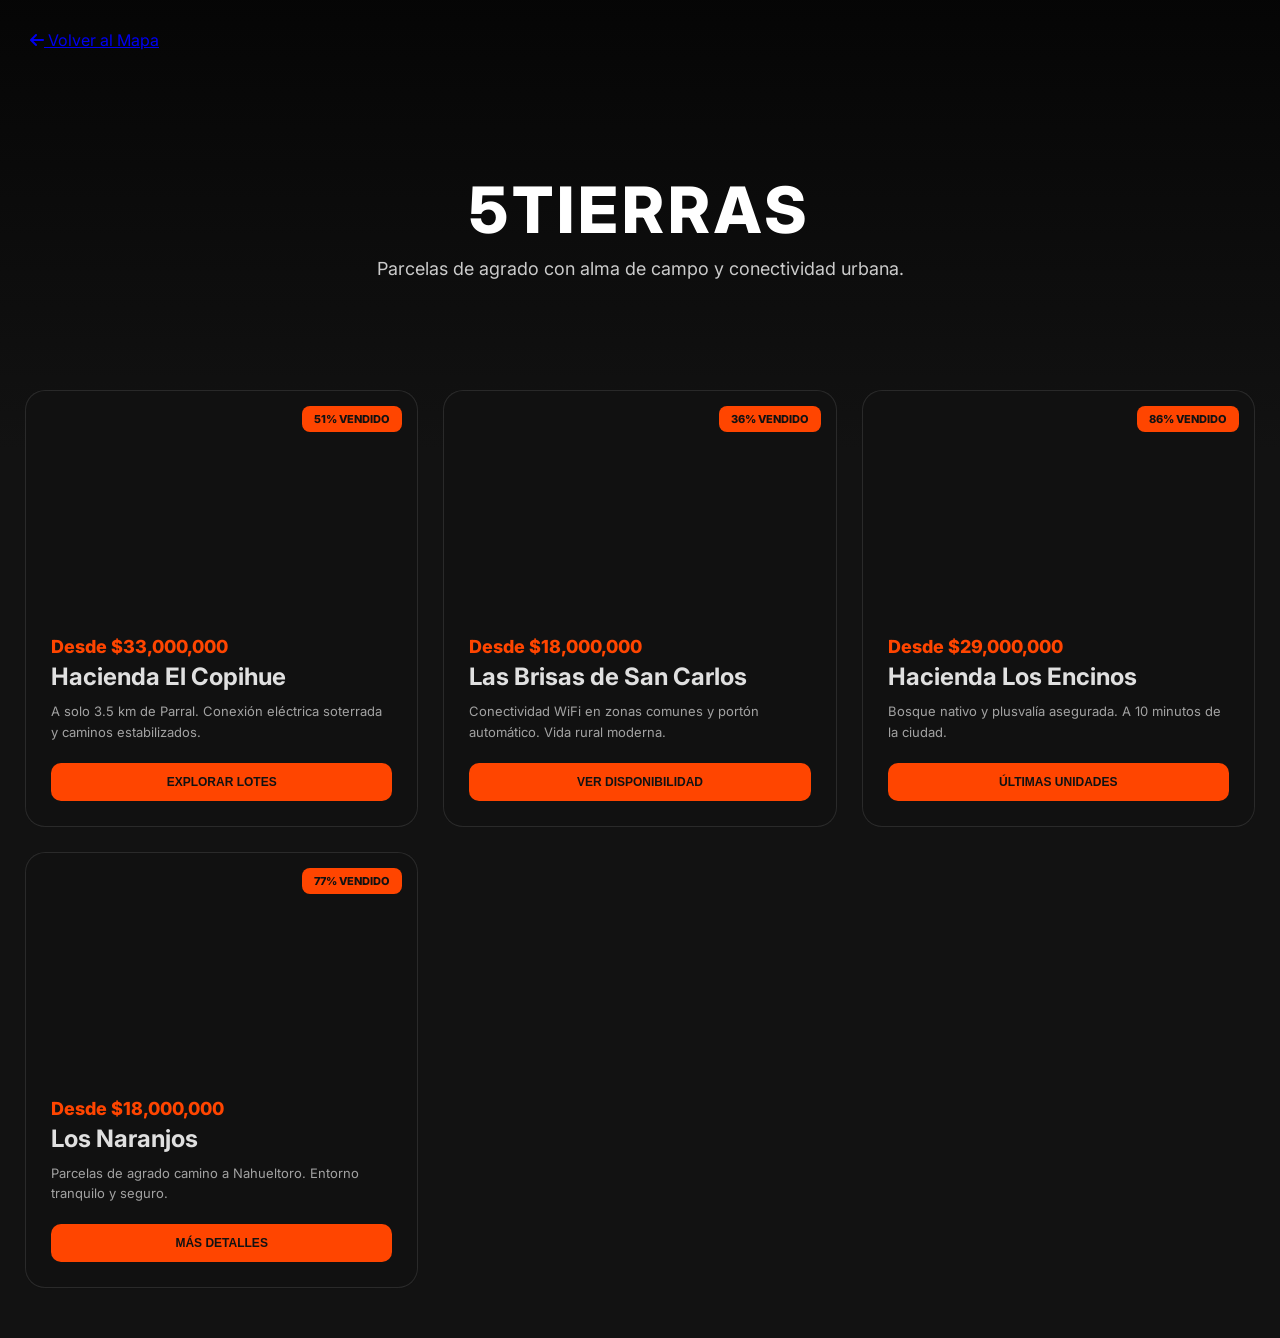
<file: clientes.html>
<!DOCTYPE html>
<html lang="es">

<head>
    <meta charset="UTF-8">
    <meta name="viewport" content="width=device-width, initial-scale=1.0">
    <title>5TIERRAS - Encuentra tu Parcela</title>
    <link href="https://fonts.googleapis.com/css2?family=Inter:wght@400;600;800&display=swap" rel="stylesheet">
    <link rel="stylesheet" href="https://cdnjs.cloudflare.com/ajax/libs/font-awesome/6.4.0/css/all.min.css">
    <link rel="stylesheet" href="index.css">
    <style>
        body {
            overflow-y: auto;
            padding-bottom: 50px;
        }

        .hero {
            height: 50vh;
            background: linear-gradient(rgba(0, 0, 0, 0.7), var(--dark)), url('https://images.unsplash.com/photo-1500382017468-9049fed747ef?ixlib=rb-4.0.3&auto=format&fit=crop&w=1600&q=80');
            background-size: cover;
            background-position: center;
            display: flex;
            flex-direction: column;
            justify-content: center;
            align-items: center;
            text-align: center;
            padding: 20px;
        }

        .hero h1 {
            font-size: clamp(32px, 8vw, 64px);
            font-weight: 800;
            margin-bottom: 10px;
            color: #fff;
            text-transform: uppercase;
            letter-spacing: 4px;
        }

        .catalog {
            max-width: 1300px;
            margin: -60px auto 0;
            display: grid;
            grid-template-columns: repeat(auto-fit, minmax(320px, 1fr));
            gap: 25px;
            padding: 0 25px;
        }

        .project-item {
            background: var(--glass);
            border-radius: 20px;
            overflow: hidden;
            border: 1px solid rgba(255, 255, 255, 0.1);
            backdrop-filter: blur(20px);
            transition: all 0.4s cubic-bezier(0.175, 0.885, 0.32, 1.275);
            display: flex;
            flex-direction: column;
        }

        .project-item:hover {
            transform: translateY(-12px);
            border-color: var(--primary);
            box-shadow: 0 20px 40px rgba(0, 0, 0, 0.4);
        }

        .project-img {
            height: 220px;
            background-size: cover;
            background-position: center;
            position: relative;
        }

        .project-img .status-tag {
            position: absolute;
            top: 15px;
            right: 15px;
            background: var(--primary);
            color: var(--dark);
            padding: 6px 12px;
            border-radius: 8px;
            font-size: 11px;
            font-weight: 800;
        }

        .project-info {
            padding: 25px;
            flex-grow: 1;
            display: flex;
            flex-direction: column;
        }

        .price-tag {
            color: var(--primary);
            font-weight: 800;
            font-size: 18px;
            margin-bottom: 5px;
        }

        .btn-action {
            background: var(--primary);
            color: var(--dark);
            border: none;
            padding: 12px;
            border-radius: 10px;
            cursor: pointer;
            font-weight: 800;
            width: 100%;
            margin-top: 20px;
            text-transform: uppercase;
            font-size: 12px;
            transition: 0.3s;
        }

        .btn-action:hover {
            filter: brightness(1.2);
            transform: scale(1.02);
        }

        @media (max-width: 768px) {
            .hero {
                height: 40vh;
            }

            .catalog {
                margin-top: -30px;
            }
        }
    </style>
</head>

<body>
    <div class="hero">
        <a href="index.html" class="back-btn" style="position: absolute; top: 30px; left: 30px;"><i
                class="fa-solid fa-arrow-left"></i> Volver al Mapa</a>
        <h1>5TIERRAS</h1>
        <p style="font-size: 18px; opacity: 0.9; max-width: 600px;">Parcelas de agrado con alma de campo y conectividad
            urbana.</p>
    </div>

    <div class="catalog">
        <!-- El Copihue -->
        <div class="project-item">
            <div class="project-img"
                style="background-image: url('https://images.unsplash.com/photo-1464822759023-fed622ff2c3b?auto=format&fit=crop&w=800&q=80');">
                <span class="status-tag">51% VENDIDO</span>
            </div>
            <div class="project-info">
                <div class="price-tag">Desde $33,000,000</div>
                <h2 style="margin-bottom: 10px;">Hacienda El Copihue</h2>
                <p style="opacity: 0.7; font-size: 13px; line-height: 1.6;">A solo 3.5 km de Parral. Conexión eléctrica
                    soterrada y caminos estabilizados.</p>
                <button class="btn-action" onclick="location.href='ventas.html'">Explorar Lotes</button>
            </div>
        </div>

        <!-- Las Brisas -->
        <div class="project-item">
            <div class="project-img"
                style="background-image: url('https://images.unsplash.com/photo-1500382017468-9049fed747ef?auto=format&fit=crop&w=800&q=80');">
                <span class="status-tag">36% VENDIDO</span>
            </div>
            <div class="project-info">
                <div class="price-tag">Desde $18,000,000</div>
                <h2 style="margin-bottom: 10px;">Las Brisas de San Carlos</h2>
                <p style="opacity: 0.7; font-size: 13px; line-height: 1.6;">Conectividad WiFi en zonas comunes y portón
                    automático. Vida rural moderna.</p>
                <button class="btn-action" onclick="location.href='ventas.html'">Ver Disponibilidad</button>
            </div>
        </div>

        <!-- Los Encinos -->
        <div class="project-item">
            <div class="project-img"
                style="background-image: url('https://images.unsplash.com/photo-1441974231531-c6227db76b6e?auto=format&fit=crop&w=800&q=80');">
                <span class="status-tag">86% VENDIDO</span>
            </div>
            <div class="project-info">
                <div class="price-tag">Desde $29,000,000</div>
                <h2 style="margin-bottom: 10px;">Hacienda Los Encinos</h2>
                <p style="opacity: 0.7; font-size: 13px; line-height: 1.6;">Bosque nativo y plusvalía asegurada. A 10
                    minutos de la ciudad.</p>
                <button class="btn-action" onclick="location.href='ventas.html'">Últimas Unidades</button>
            </div>
        </div>

        <!-- Los Naranjos -->
        <div class="project-item">
            <div class="project-img"
                style="background-image: url('https://images.unsplash.com/photo-1542332213-9b5a5a3fad35?auto=format&fit=crop&w=800&q=80');">
                <span class="status-tag">77% VENDIDO</span>
            </div>
            <div class="project-info">
                <div class="price-tag">Desde $18,000,000</div>
                <h2 style="margin-bottom: 10px;">Los Naranjos</h2>
                <p style="opacity: 0.7; font-size: 13px; line-height: 1.6;">Parcelas de agrado camino a Nahueltoro.
                    Entorno tranquilo y seguro.</p>
                <button class="btn-action" onclick="location.href='ventas.html'">Más Detalles</button>
            </div>
        </div>
    </div>
</body>

</html>
</file>
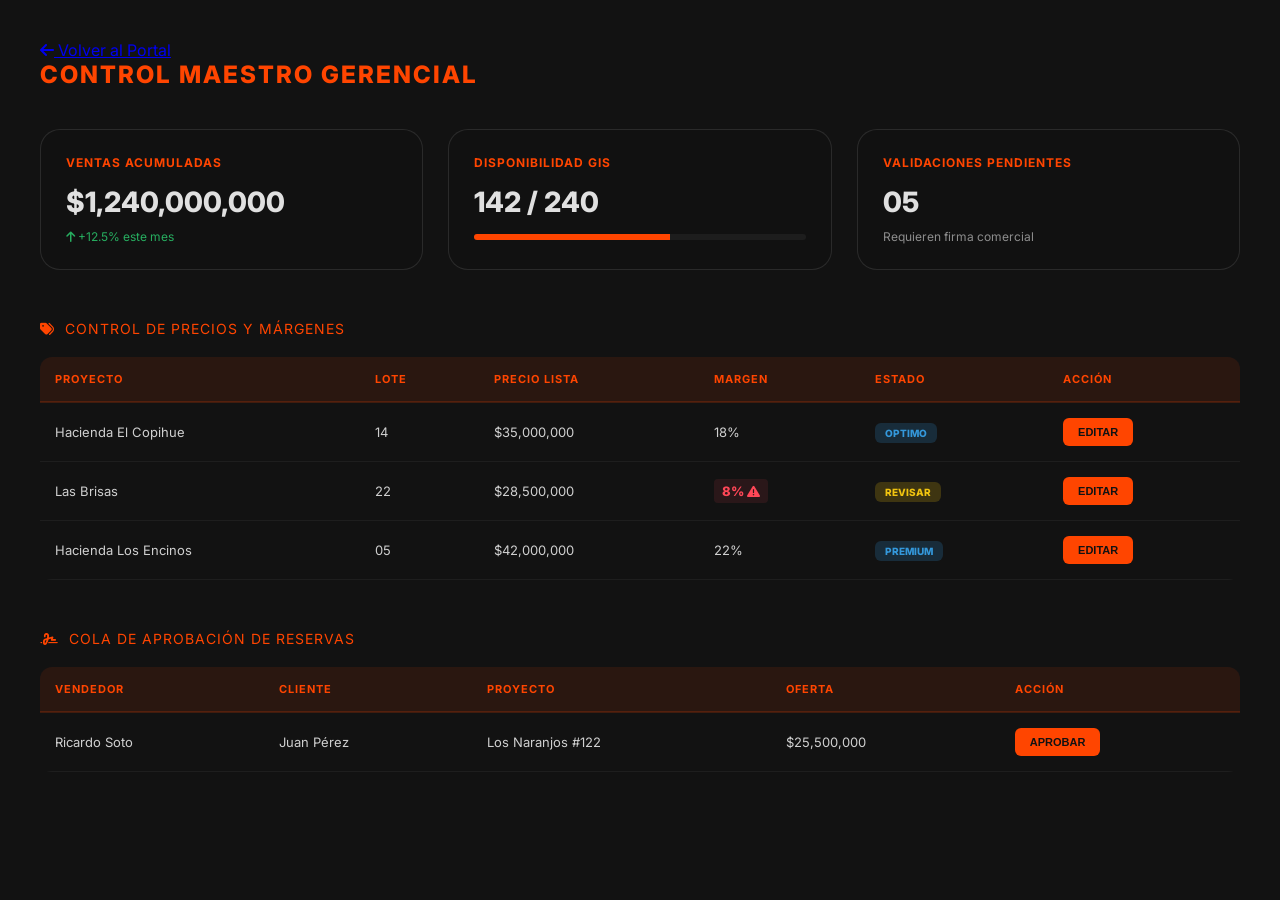
<file: manager.html>
<!DOCTYPE html>
<html lang="es">

<head>
    <meta charset="UTF-8">
    <meta name="viewport" content="width=device-width, initial-scale=1.0">
    <title>5TIERRAS - Módulo Gerencial</title>
    <link href="https://fonts.googleapis.com/css2?family=Inter:wght@400;600;800&display=swap" rel="stylesheet">
    <link rel="stylesheet" href="https://cdnjs.cloudflare.com/ajax/libs/font-awesome/6.4.0/css/all.min.css">
    <link rel="stylesheet" href="index.css">
    <style>
        body {
            overflow-y: auto;
            padding: 40px;
        }

        @media (max-width: 768px) {
            body {
                padding: 20px;
            }

            .dashboard-grid {
                grid-template-columns: 1fr !important;
            }

            .brand {
                font-size: 18px;
            }
        }

        .dashboard-grid {
            display: grid;
            grid-template-columns: repeat(auto-fit, minmax(300px, 1fr));
            gap: 25px;
            margin-top: 30px;
        }

        .stat-card {
            background: var(--glass);
            padding: 25px;
            border-radius: 20px;
            border: 1px solid rgba(255, 255, 255, 0.1);
        }

        .stat-card h4 {
            color: var(--primary);
            margin-bottom: 15px;
            font-size: 12px;
            text-transform: uppercase;
            letter-spacing: 1px;
        }

        .stat-card .value {
            font-size: 28px;
            font-weight: 800;
        }

        .section-header {
            margin-top: 50px;
            color: var(--primary);
            font-size: 14px;
            text-transform: uppercase;
            letter-spacing: 1px;
            margin-bottom: 20px;
            display: flex;
            align-items: center;
            gap: 10px;
        }

        .btn-approve {
            background: var(--primary);
            color: var(--dark);
            border: none;
            padding: 8px 15px;
            border-radius: 6px;
            cursor: pointer;
            font-size: 11px;
            font-weight: 800;
            text-transform: uppercase;
        }

        .alert-low {
            color: #ff4757;
            font-weight: 800;
            background: rgba(255, 71, 87, 0.1);
            padding: 4px 8px;
            border-radius: 4px;
        }
    </style>
</head>

<body>
    <a href="index.html" class="back-btn"><i class="fa-solid fa-arrow-left"></i> Volver al Portal</a>

    <h1 class="brand">Control Maestro Gerencial</h1>

    <div class="dashboard-grid">
        <div class="stat-card">
            <h4>Ventas Acumuladas</h4>
            <div class="value">$1,240,000,000</div>
            <p style="color: var(--accent); margin-top: 10px; font-size: 12px;"><i class="fa-solid fa-arrow-up"></i>
                +12.5% este mes</p>
        </div>
        <div class="stat-card">
            <h4>Disponibilidad GIS</h4>
            <div class="value">142 / 240</div>
            <div
                style="margin-top:15px; height:6px; background:rgba(255,255,255,0.05); border-radius:10px; overflow:hidden;">
                <div style="width: 59%; height:100%; background: var(--primary);"></div>
            </div>
        </div>
        <div class="stat-card">
            <h4>Validaciones Pendientes</h4>
            <div class="value">05</div>
            <p style="opacity: 0.6; margin-top: 10px; font-size: 12px;">Requieren firma comercial</p>
        </div>
    </div>

    <div class="section-header"><i class="fa-solid fa-tags"></i> Control de Precios y Márgenes</div>
    <div class="table-responsive">
        <table>
            <thead>
                <tr>
                    <th>Proyecto</th>
                    <th>Lote</th>
                    <th>Precio Lista</th>
                    <th>Margen</th>
                    <th>Estado</th>
                    <th>Acción</th>
                </tr>
            </thead>
            <tbody>
                <tr>
                    <td>Hacienda El Copihue</td>
                    <td>14</td>
                    <td>$35,000,000</td>
                    <td>18%</td>
                    <td><span class="tag tag-escritura">OPTIMO</span></td>
                    <td><button class="btn-approve">Editar</button></td>
                </tr>
                <tr>
                    <td>Las Brisas</td>
                    <td>22</td>
                    <td>$28,500,000</td>
                    <td><span class="alert-low">8% <i class="fa-solid fa-triangle-exclamation"></i></span></td>
                    <td><span class="tag tag-promesa">REVISAR</span></td>
                    <td><button class="btn-approve">Editar</button></td>
                </tr>
                <tr>
                    <td>Hacienda Los Encinos</td>
                    <td>05</td>
                    <td>$42,000,000</td>
                    <td>22%</td>
                    <td><span class="tag tag-escritura">PREMIUM</span></td>
                    <td><button class="btn-approve">Editar</button></td>
                </tr>
            </tbody>
        </table>
    </div>

    <div class="section-header"><i class="fa-solid fa-signature"></i> Cola de Aprobación de Reservas</div>
    <div class="table-responsive">
        <table>
            <thead>
                <tr>
                    <th>Vendedor</th>
                    <th>Cliente</th>
                    <th>Proyecto</th>
                    <th>Oferta</th>
                    <th>Acción</th>
                </tr>
            </thead>
            <tbody>
                <tr>
                    <td>Ricardo Soto</td>
                    <td>Juan Pérez</td>
                    <td>Los Naranjos #122</td>
                    <td>$25,500,000</td>
                    <td><button class="btn-approve" onclick="alert('Reserva Aprobada Corectamente')">Aprobar</button>
                    </td>
                </tr>
            </tbody>
        </table>
    </div>
</body>

</html>
</file>
<file: index.css>
/* index.css - 5TIERRAS Premium Design System */
:root {
    --primary: #ff4500;
    /* High-visibility OrangeRed */
    --secondary: #2c3e50;
    --dark: #121212;
    --card-bg: rgba(255, 255, 255, 0.05);
    --glass: rgba(18, 18, 18, 0.8);
    --text: #e0e0e0;
    --accent: #27ae60;
}

* {
    margin: 0;
    padding: 0;
    box-sizing: border-box;
}

body {
    font-family: 'Inter', -apple-system, BlinkMacSystemFont, "Segoe UI", Roboto, sans-serif;
    background-color: var(--dark);
    color: var(--text);
    overflow: hidden;
}

#map {
    height: 100vh;
    width: 100vw;
    z-index: 1;
}

/* Sidebar Styling */
.sidebar {
    position: fixed;
    top: 20px;
    left: 20px;
    width: 320px;
    height: calc(100vh - 40px);
    background: var(--glass);
    backdrop-filter: blur(12px);
    -webkit-backdrop-filter: blur(12px);
    border: 1px solid rgba(255, 255, 255, 0.1);
    border-radius: 20px;
    z-index: 1000;
    padding: 30px;
    display: flex;
    flex-direction: column;
    box-shadow: 0 8px 32px 0 rgba(0, 0, 0, 0.8);
}

.brand {
    font-size: 24px;
    font-weight: 800;
    color: var(--primary);
    margin-bottom: 40px;
    text-transform: uppercase;
    letter-spacing: 2px;
}

.nav-links {
    list-style: none;
    flex-grow: 1;
}

.nav-item {
    margin-bottom: 20px;
}

.nav-link {
    display: flex;
    align-items: center;
    padding: 15px 20px;
    background: var(--card-bg);
    border-radius: 12px;
    color: var(--text);
    text-decoration: none;
    transition: all 0.3s ease;
    border: 1px solid transparent;
}

.nav-link:hover {
    background: rgba(196, 164, 132, 0.1);
    border-color: var(--primary);
    transform: translateX(5px);
}

.nav-link i {
    margin-right: 15px;
    font-size: 20px;
    color: var(--primary);
}

.project-selector {
    margin-top: auto;
}

.project-card {
    background: var(--card-bg);
    padding: 15px;
    border-radius: 12px;
    margin-top: 10px;
    cursor: pointer;
    transition: 0.3s;
}

.project-card:hover {
    background: rgba(255, 255, 255, 0.1);
}

/* Pulse Animation */
@keyframes pulse {
    0% {
        transform: scale(0.9);
        box-shadow: 0 0 0 0 rgba(255, 69, 0, 0.7);
    }

    70% {
        transform: scale(1.1);
        box-shadow: 0 0 0 20px rgba(255, 69, 0, 0);
    }

    100% {
        transform: scale(0.9);
        box-shadow: 0 0 0 0 rgba(255, 69, 0, 0);
    }
}

.custom-div-icon {
    display: flex;
    align-items: center;
    justify-content: center;
}

.marker-pin {
    width: 25px;
    height: 25px;
    border-radius: 50% 50% 50% 0;
    background: var(--primary);
    position: absolute;
    transform: rotate(-45deg);
    left: 50%;
    top: 50%;
    margin: -15px 0 0 -15px;
    animation: pulse 2s infinite;
    border: 2px solid #fff;
}

.marker-pin::after {
    content: '';
    width: 12px;
    height: 12px;
    margin: 4px 0 0 5px;
    background: var(--dark);
    position: absolute;
    border-radius: 50%;
}

/* Estilos para etiquetas de Lotes */
.lot-label {
    background: transparent !important;
    border: none !important;
    color: #fff;
    font-weight: 800;
    font-size: 11px;
    text-shadow: 1px 1px 2px #000, -1px -1px 2px #000;
    padding: 0;
    box-shadow: none !important;
    pointer-events: none;
    opacity: 0;
    transition: opacity 0.3s;
}

.show-labels .lot-label {
    opacity: 1;
}

.leaflet-tooltip-top:before,
.leaflet-tooltip-bottom:before,
.leaflet-tooltip-left:before,
.leaflet-tooltip-right:before {
    display: none;
}

/* Popup Customization */
.leaflet-popup-content-wrapper {
    background: var(--dark);
    color: var(--text);
    border-radius: 15px;
    padding: 10px;
}

.leaflet-popup-tip {
    background: var(--dark);
}

.popup-content h3 {
    color: var(--primary);
    margin-bottom: 10px;
}

.popup-content button {
    background: var(--primary);
    color: var(--dark);
    border: none;
    padding: 8px 15px;
    border-radius: 8px;
    cursor: pointer;
    font-weight: bold;
    margin-top: 10px;
    width: 100%;
}

.popup-content button:hover {
    filter: brightness(1.1);
}

/* --- MOBILE RESPONSIVENESS --- */

/* Sidebar Toggle (Hidden by default) */
.menu-toggle {
    display: none;
    position: fixed;
    top: 20px;
    right: 20px;
    z-index: 2000;
    background: var(--primary);
    color: var(--dark);
    width: 50px;
    height: 50px;
    border-radius: 50%;
    align-items: center;
    justify-content: center;
    font-size: 24px;
    cursor: pointer;
    box-shadow: 0 4px 15px rgba(0, 0, 0, 0.3);
}

@media (max-width: 1024px) {
    body {
        overflow-y: auto;
    }

    .sidebar {
        width: 100%;
        height: auto;
        position: relative;
        top: 0;
        left: 0;
        border-radius: 0;
        margin-bottom: 20px;
        display: none;
        /* Will be toggled by JS */
    }

    .sidebar.active {
        display: flex;
        position: fixed;
        top: 0;
        left: 0;
        width: 100%;
        height: 100vh;
        border-radius: 0;
        z-index: 1500;
    }

    .menu-toggle {
        display: flex;
    }

    #map {
        height: 60vh;
        width: 100%;
        position: relative;
    }

    .brand {
        margin-bottom: 20px;
    }

    /* Tables on mobile */
    .table-responsive {
        border-radius: 12px;
        border: 1px solid rgba(255, 255, 255, 0.1);
    }
}

@media (max-width: 768px) {
    .dashboard-container {
        grid-template-columns: 1fr !important;
    }

    .chart-row {
        grid-template-columns: 1fr !important;
    }

    .mini-stat .num {
        font-size: 16px;
    }
}

/* Tablas Premium */
table {
    width: 100%;
    border-collapse: collapse;
    margin-top: 10px;
    border-radius: 12px;
    overflow: hidden;
}

th {
    background: rgba(255, 69, 0, 0.1);
    color: var(--primary);
    text-transform: uppercase;
    font-size: 11px;
    letter-spacing: 1px;
    padding: 15px;
    text-align: left;
    border-bottom: 2px solid rgba(255, 69, 0, 0.2);
}

td {
    padding: 15px;
    border-bottom: 1px solid rgba(255, 255, 255, 0.05);
    font-size: 13px;
    color: rgba(255, 255, 255, 0.8);
}

tr:hover td {
    background: rgba(255, 255, 255, 0.02);
    color: #fff;
}

.tag {
    padding: 4px 10px;
    border-radius: 6px;
    font-size: 10px;
    font-weight: 800;
}

.tag-escritura {
    background: rgba(52, 152, 219, 0.2);
    color: #3498db;
}

.tag-promesa {
    background: rgba(241, 196, 15, 0.2);
    color: #f1c40f;
}
</file>
